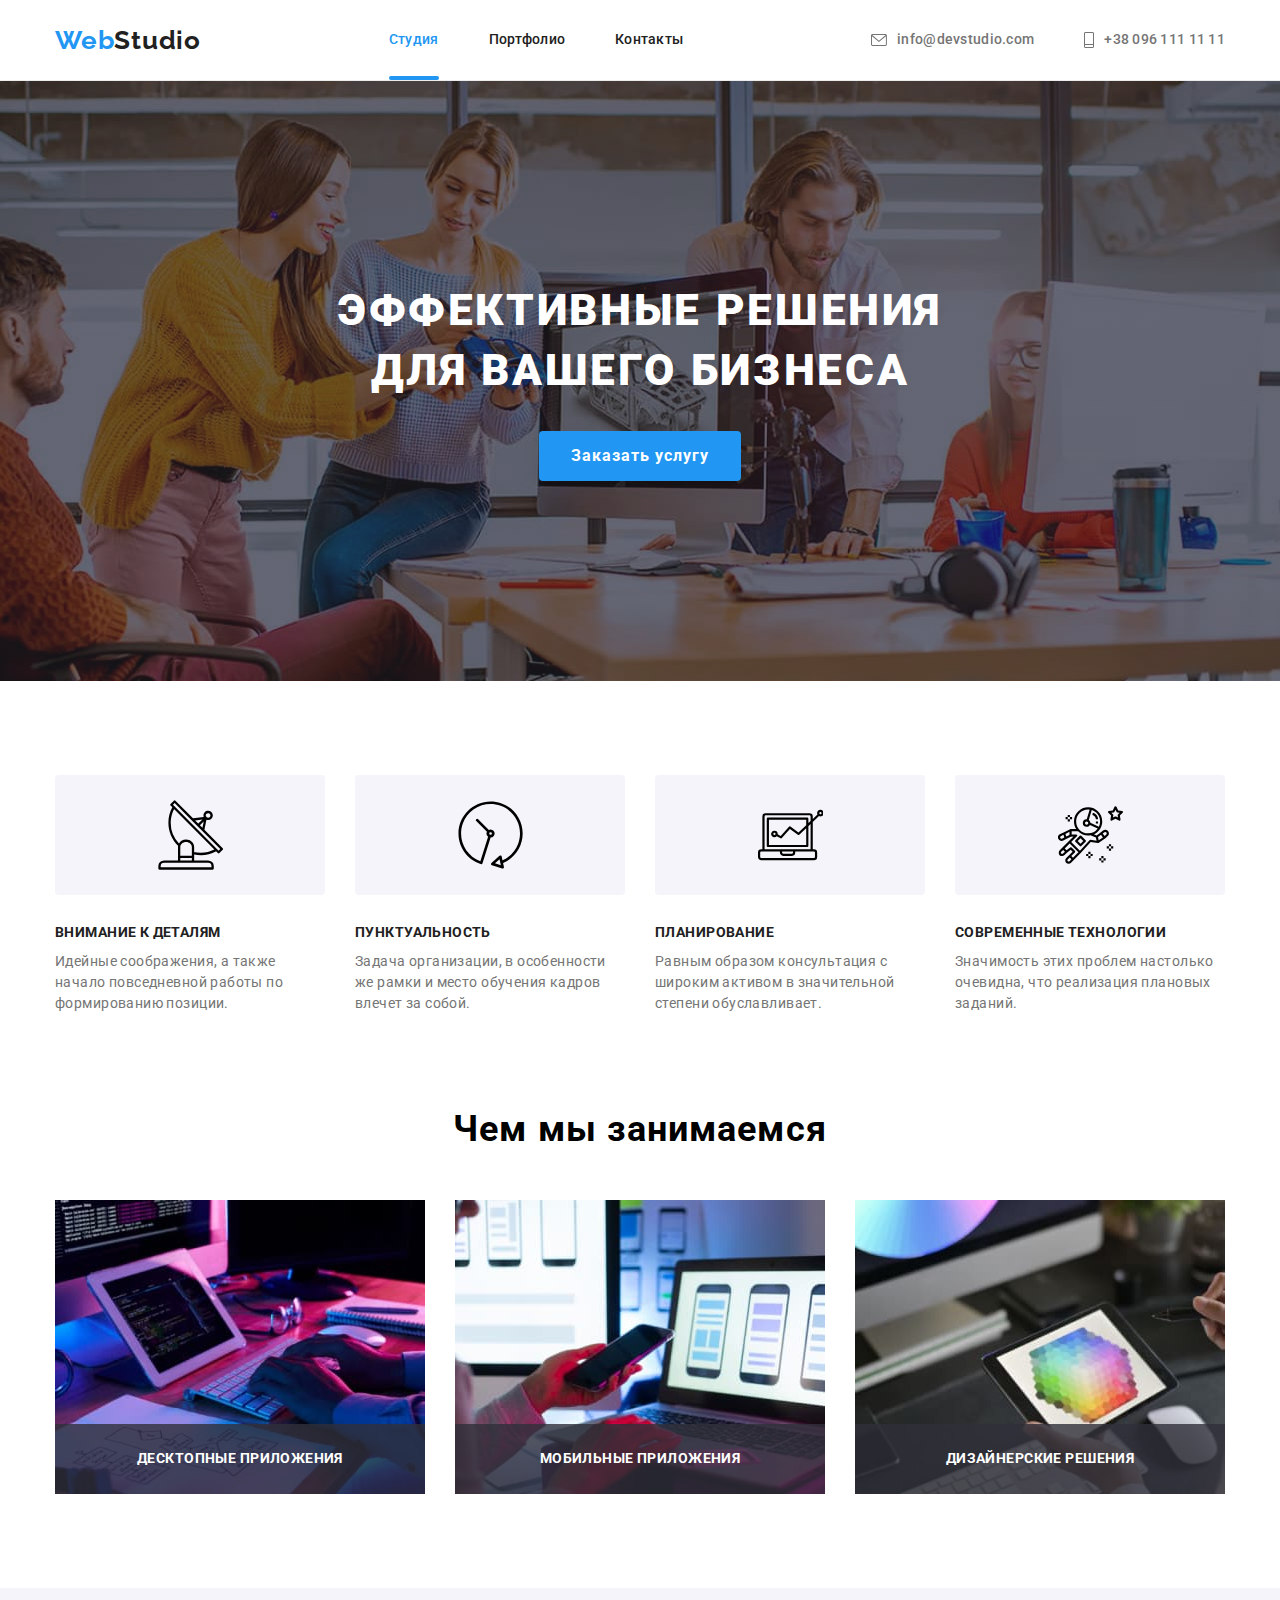
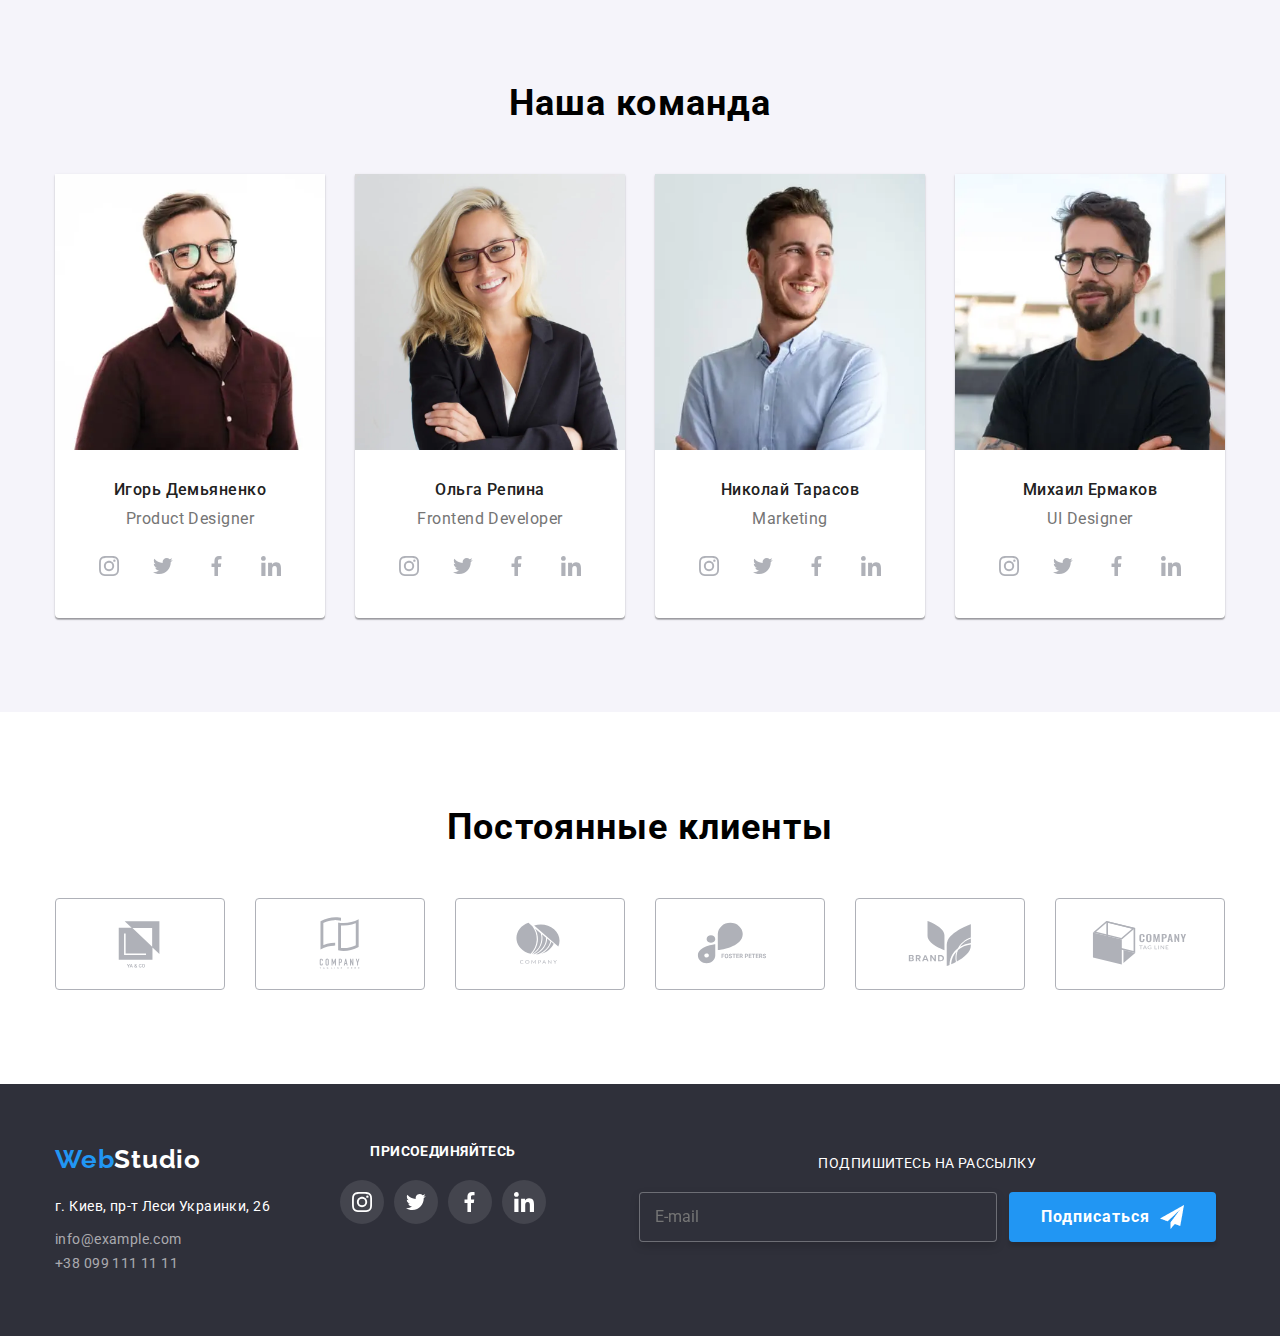
<file: index.html>
<!DOCTYPE html>
<html lang="ru">

<head>
    <meta charset="UTF-8">
    <meta http-equiv="X-UA-Compatible" content="IE=edge">
    <meta name="viewport" content="width=device-width, initial-scale=1.0">
    <title>Document</title>
    <!-- link font F -->
    <link rel="preconnect" href="https://fonts.googleapis.com">
    <link rel="preconnect" href="https://fonts.gstatic.com" crossorigin>
    <link href="https://fonts.googleapis.com/css2?family=Raleway:wght@700&family=Roboto:wght@400;500;700;900&display=swap" rel="stylesheet">
    <!-- modern normalize -->
    <link rel="stylesheet" href="https://cdnjs.cloudflare.com/ajax/libs/modern-normalize/1.1.0/modern-normalize.min.css">
    <!-- link style -->
    <link rel="stylesheet" href="./css/main.min.css">
</head>

<body>

    <header class="header">

        <div class="container container__header">

            <nav class="header__main-site-nav">

                <a href="./index.html" class="logo">
                    <span class="logo__title">Web</span>Studio
                </a>

                <button type="button" class="menu-button" aria-expanded="true" aria-controls="menu-conteiner" data-menu-button>
                    <svg class="menu-button__icon" width="24px" height="16px">
                        <use class="menu__icon--menu" href="./images/sprite.svg#icon-menu"></use>
                    </svg>
                  </button>

            </nav>

            <div class="menu-container container container--menu" data-menu>

                <button type="button" class="menu-button menu-button--close" data-menu-close>
                    <svg class="navigation__icon" width="40px" height="40px">
                        <use class="menu__icon--cross" href="./images/sprite.svg#icon-menuclose"></use>
                    </svg>  
                    </button>

                <div class="navigation">

                    <ul class="site-nav">
                        <li class="site-nav__item"><a href="./index.html" class="site-nav__link site-nav__link--current">Студия</a></li>

                        <li class="site-nav__item"><a href="./portfolio.html" class="site-nav__link">Портфолио</a></li>
                        <li class="site-nav__item"><a href="" class="site-nav__link">Контакты </a> </li>
                    </ul>
                </div>

                <div class="contact-nav">
                    <ul class="contact">
                        <li class="contact__item">
                            <a href="mailto:info@devstudio.com" class="contact__link">
                                <svg class="contact__icon" width="16px" height="12px">
                            <use  href="./images/sprite.svg#icon-vector-mail"></use>
                          </svg> info@devstudio.com
                            </a>
                        </li>
                        <li class="contact__item">
                            <a href="tel:++380961111111" class="contact__link">
                                <svg class="contact__icon" width="10px" height="16px">
                            <use  href="./images/sprite.svg#icon-vector-mobiel" ></use>
                          </svg> +38 096 111 11 11
                            </a>
                        </li>
                    </ul>

                    <ul class="menu-social-network">

                        <li class="menu-social-network__item"><a href="" class="menu-social-network__link">Instagram</a></li>
                        <li class="menu-social-network__item"><a href="" class="menu-social-network__link">Twitter</a></li>
                        <li class="menu-social-network__item"><a href="" class="menu-social-network__link">Facebook</a></li>
                        <li class="menu-social-network__item"><a href="" class="menu-social-network__link">LinkedIn</a></li>

                    </ul>

                </div>
            </div>

        </div>

    </header>

    <main>
        <section class="hero">
            <div class="container">
                <h1 class="hero__title">Эффективные решения<br /> для вашего бизнеса</h1>
                <button data-modal-open type="button" class="hero__button">Заказать услугу</button>
                <!-- modal window -->
                <div class="backdrop backdrop--is-hidden" data-modal>
                    <div class="modal">
                        <button class="modal__button-close" data-modal-close>
                            <svg class="" width="11px" height="11px">
                                <use href="./images/sprite.svg#icon-close" ></use>
                              </svg>
                        </button>
                        <form class="form">
                            <b class="form__title">Оставьте свои данные, мы вам перезвоним</b>

                            <label class="form__text" for="name">Имя</label>
                            <div class="form__fied">
                                <svg class="form__icon" width="12px" height="12px">
                                    <use href="./images/sprite.svg#icon-user">
                                    </use>
                                </svg>
                                <input class="form__input" type="text" name="name" id="name" placeholder="" />
                            </div>

                            <label class="form__text" for="tel">Телефон</label>
                            <div class="form__fied">
                                <svg class="form__icon" width="13px" height="13px">
                                    <use href="./images/sprite.svg#icon-contact">
                                    </use>
                                </svg>
                                <input class="form__input" type="tel" name="tel" id="tel" placeholder="" pattern="^[0-9]+$" />
                            </div>

                            <label class="form__text" for="email">Почта</label>
                            <div class="form__fied">
                                <svg class="form__icon" width="15px" height="13px">
                                    <use href="./images/sprite.svg#icon-formmail">
                                    </use>
                                </svg>
                                <input class="form__input" type="email" name="email" id="email" placeholder="" />
                            </div>

                            <label class="form__text" for="comment">Комментарий</label>
                            <textarea class="form__textarea" name="comment" id="comment" rows="10" placeholder="Введите текст"></textarea>

                            <label class="form__contract">
                            <input class="form__checkbox" type="checkbox" name="checkbox" value="css" />
                           <span class="form__checkbox--icon"></span>
                    <span>Соглашаюсь с рассылкой и принимаю <a class="form__link" href="">Условия договора</a></span>
                     </label>

                            <button type="submit" class="button primary form__button">Отправить</button>
                        </form>
                    </div>
                </div>
            </div>
        </section>

        <section class="section">
            <div class="container">
                <h2 class="visually-hidden">Важные правила</h2>
                <ul class="peculiarities">
                    <li class="peculiarities__item">
                        <div class="peculiarities__box">
                            <svg width="65px" height="70px">
                            <use  href="./images/sprite.svg#icon-peculiarities"></use>
                          </svg>
                        </div>
                        <h3 class="peculiarities__title">Внимание к деталям</h3>
                        <p class="peculiarities__text">Идейные соображения, а также начало повседневной работы по формированию позиции.</p>
                    </li>
                    <li class="peculiarities__item">
                        <div class="peculiarities__box">
                            <svg width="65px" height="70px">
                            <use  href="./images/sprite.svg#icon-peculiarities1"></use>
                          </svg>
                        </div>
                        <h3 class="peculiarities__title">Пунктуальность</h3>
                        <p class="peculiarities__text">Задача организации, в особенности же рамки и место обучения кадров влечет за собой.</p>
                    </li>
                    <li class="peculiarities__item">
                        <div class="peculiarities__box">
                            <svg width="65px" height="70px">
                            <use  href="./images/sprite.svg#icon-peculiarities2"></use>
                          </svg>
                        </div>
                        <h3 class="peculiarities__title">Планирование</h3>
                        <p class="peculiarities__text">Равным образом консультация с широким активом в значительной степени обуславливает.</p>
                    </li>
                    <li class="peculiarities__item">
                        <div class="peculiarities__box">
                            <svg width="65px" height="70px">
                            <use  href="./images/sprite.svg#icon-peculiarities3"></use>
                          </svg>
                        </div>
                        <h3 class="peculiarities__title">Современные технологии</h3>
                        <p class="peculiarities__text">Значимость этих проблем настолько очевидна, что реализация плановых заданий.</p>
                    </li>
                </ul>
            </div>
        </section>

        <section class="section section--no-padding">
            <div class="container">
                <h2 class="section__title">Чем мы занимаемся</h2>
                <ul class="photo-card">
                    <li class="photo-card__item"> <img srcset="./images/work.jpg 1x, ./images/work@2x.jpg 2x" src="./images/work.jpg" width="370" alt="пишет код">
                        <h3 class="photo-card__title">Десктопные приложения</h3>
                    </li>
                    <li class="photo-card__item"> <img srcset="./images/work1.jpg 1x, ./images/work1@2x.jpg 2x" src="./images/work1.jpg" width="370" alt="работа в телефоне">
                        <h3 class="photo-card__title">Мобильные приложения</h3>
                    </li>
                    <li class="photo-card__item"> <img srcset="./images/work2.jpg 1x, ./images/work2@2x.jpg 2x" src="./images/work2.jpg" width="370" alt="RGB планшет">
                        <h3 class="photo-card__title">Дизайнерские решения</h3>
                    </li>
                </ul>
            </div>
        </section>

        <section class="section section--teames">
            <div class="container">
                <h2 class="section__title">Наша команда</h2>
                <ul class="team">
                    <li class="team__item">
                        <picture>
                            <source srcset="./images/igor.webp 1x, ./images/igor@2x.webp 2x" type="image/webp">
                            <source srcset="./images/igor.jpg 1x, ./images/igor@2x.jpg 2x" type="image/jpg">

                            <img class="team__img" src="./images/igor.jpg" alt="Игорь Демьяненко">
                        </picture>
                        <div class="team__container">
                            <h3 class="team__title">Игорь Демьяненко</h3>
                            <p class="team__text">Product Designer</p>
                            <ul class="social-network">
                                <li class="social-network__item">
                                    <a href="" class="social-network__link">
                                        <svg class="social-network__icon" width="20px" height="20px">
                                            <use  href="./images/sprite.svg#icon-instagram"></use>
                                          </svg>
                                    </a>
                                </li>
                                <li class="social-network__item">
                                    <a href="" class="social-network__link">
                                        <svg class="social-network__icon" width="20px" height="20px">
                                                <use  href="./images/sprite.svg#icon-twitter"></use>
                                              </svg>
                                    </a>
                                </li>
                                <li class="social-network__item">
                                    <a href="" class="social-network__link">
                                        <svg class="social-network__icon" width="20px" height="20px">
                                                    <use  href="./images/sprite.svg#icon-facebook"></use>
                                                  </svg>
                                    </a>
                                </li>
                                <li class="social-network__item">
                                    <a href="" class="social-network__link">
                                        <svg class="social-network__icon" width="20px" height="20px">
                                             <use  href="./images/sprite.svg#icon-linkedin"></use>
                                        </svg>
                                    </a>
                                </li>
                            </ul>
                        </div>
                    </li>
                    <li class="team__item">
                        <picture>
                            <source srcset="./images/olga.webp 1x, ./images/olga@2x.webp 2x" type="image/webp">
                            <source srcset="./images/olga.jpg 1x, ./images/olga@2x.jpg 2x" type="image/jpg">


                            <img class="team__img" src="./images/olga.jpg" alt="Ольга Репина ">
                        </picture>
                        <div class="team__container">
                            <h3 class="team__title ">Ольга Репина</h3>
                            <p class="team__text ">Frontend Developer</p>
                            <ul class="social-network">
                                <li class="social-network__item">
                                    <a href="" class="social-network__link">
                                        <svg class="social-network__icon" width="20px" height="20px">
                                            <use  href="./images/sprite.svg#icon-instagram"></use>
                                        </svg>
                                    </a>
                                </li>
                                <li class="social-network__item">
                                    <a href="" class="social-network__link">
                                        <svg class="social-network__icon" width="20px" height="20px">
                                            <use  href="./images/sprite.svg#icon-twitter"></use>
                                        </svg>
                                    </a>
                                </li>
                                <li class="social-network__item">
                                    <a href="" class="social-network__link">
                                        <svg class="social-network__icon" width="20px" height="20px">
                                             <use  href="./images/sprite.svg#icon-facebook"></use>
                                         </svg>
                                    </a>
                                </li>
                                <li class="social-network__item">
                                    <a href="" class="social-network__link">
                                        <svg class="social-network__icon" width="20px" height="20px">
                                             <use  href="./images/sprite.svg#icon-linkedin"></use>
                                        </svg>
                                    </a>
                                </li>
                            </ul>
                        </div>
                    </li>
                    <li class="team__item">
                        <picture>
                            <source srcset="./images/nikolay.webp 1x, ./images/nikolay@2x.webp 2x" type="image/webp">
                            <source srcset="./images/nikolay.jpg 1x, ./images/nikolay@2x.jpg 2x" type="image/jpg">


                            <img class="team__img" src="./images/nikolay.jpg" alt="Николай Тарасов ">
                        </picture>
                        <div class="team__container">
                            <h3 class="team__title ">Николай Тарасов</h3>
                            <p class="team__text">Marketing</p>
                            <ul class="social-network">
                                <li class="social-network__item">
                                    <a href="" class="social-network__link">
                                        <svg class="social-network__icon" width="20px" height="20px">
                                            <use  href="./images/sprite.svg#icon-instagram"></use>
                                        </svg>
                                    </a>
                                </li>
                                <li class="social-network__item">
                                    <a href="" class="social-network__link">
                                        <svg class="social-network__icon" width="20px" height="20px">
                                            <use  href="./images/sprite.svg#icon-twitter"></use>
                                        </svg>
                                    </a>
                                </li>
                                <li class="social-network__item">
                                    <a href="" class="social-network__link">
                                        <svg class="social-network__icon" width="20px" height="20px">
                                             <use  href="./images/sprite.svg#icon-facebook"></use>
                                         </svg>
                                    </a>
                                </li>
                                <li class="social-network__item">
                                    <a href="" class="social-network__link">
                                        <svg class="social-network__icon" width="20px" height="20px">
                                          <use  href="./images/sprite.svg#icon-linkedin"></use>
                                        </svg>
                                    </a>
                                </li>
                            </ul>
                        </div>
                    </li>
                    <li class="team__item">
                        <picture>
                            <source srcset="./images/michael.webp 1x, ./images/michael@2x.webp 2x" type="image/webp">
                            <source srcset="./images/michael.jpg 1x, ./images/michael@2x.jpg 2x" type="image/jpg">


                            <img class="team__img" src="./images/michael.jpg" alt="Михаил Ермако ">
                        </picture>
                        <div class="team__container">
                            <h3 class="team__title ">Михаил Ермаков</h3>
                            <p class="team__text ">UI Designer</p>
                            <ul class="social-network">
                                <li class="social-network__item">
                                    <a href="" class="social-network__link">
                                        <svg class="social-network__icon" width="20px" height="20px">
                                            <use  href="./images/sprite.svg#icon-instagram"></use>
                                        </svg>
                                    </a>
                                </li>
                                <li class="social-network__item">
                                    <a href="" class="social-network__link">
                                        <svg class="social-network__icon" width="20px" height="20px">
                                            <use  href="./images/sprite.svg#icon-twitter"></use>
                                        </svg>
                                    </a>
                                </li>
                                <li class="social-network__item">
                                    <a href="" class="social-network__link">
                                        <svg class="social-network__icon" width="20px" height="20px">
                                                <use  href="./images/sprite.svg#icon-facebook"></use>
                                         </svg>
                                    </a>
                                </li>
                                <li class="social-network__item">
                                    <a href="" class="social-network__link">
                                        <svg class="social-network__icon" width="20px" height="20px">
                                                <use  href="./images/sprite.svg#icon-linkedin"></use>
                                         </svg>
                                    </a>
                                </li>
                            </ul>
                        </div>
                    </li>
                </ul>
            </div>
        </section>

        <section class="section">
            <div class="container">
                <h2 class="section__title">Постоянные клиенты</h2>
                <ul class="clients">
                    <li class="clients__item">
                        <a href="" class="clients__link">
                            <svg width="106px" height="60px">
                                <use  href="./images/sprite.svg#icon-yaco"></use>
                         </svg>
                        </a>
                    </li>
                    <li class="clients__item">
                        <a href="" class="clients__link">
                            <svg width="106px" height="60px">
                            <use href="./images/sprite.svg#icon-tagline"></use>
                            </svg></a>
                    </li>
                    <li class="clients__item">
                        <a href="" class="clients__link">
                            <svg width="106px" height="60px">
                            <use href="./images/sprite.svg#icon-company"></use>
                            </svg>
                        </a>
                    </li>
                    <li class="clients__item">
                        <a href="" class="clients__link">
                            <svg width="106px" height="60px">
                                <use href="./images/sprite.svg#icon-foster"></use>
                                </svg>
                        </a>
                    </li>
                    <li class="clients__item">
                        <a href="" class="clients__link">
                            <svg width="106px" height="60px">
                                <use href="./images/sprite.svg#icon-brend"></use>
                                </svg>
                        </a>
                    </li>
                    <li class="clients__item">
                        <a href="" class="clients__link">
                            <svg width="106px" height="60px">
                                <use href="./images/sprite.svg#icon-tagline1"></use>
                                </svg>
                        </a>
                    </li>
                </ul>
            </div>
        </section>
    </main>

    <footer class="footer">
        <div class="container container--footer">
            <div class="container--footer-tablet">

                <div class="footer__information">
                    <a href="./index.html " class="logo">
                        <span class="logo__title">Web</span><span class="logo__title--white">Studio</span>
                    </a>
                    <address>   
                        <ul class="contact-footer">
                            <li class="contact-footer__item--address">г. Киев, пр-т Леси Украинки, 26</li>
                            <li class="footer-contact__item"> <a href="mailto:info@example.com " class="contact-footer__link">info@example.com</a></li>
                            <li class="contact-footer__item"> <a href="tel:++380991111111 " class="contact-footer__link">+38 099 111 11 11</a></li>
                        </ul>
                </address>
                </div>

                <div class="join">
                    <h2 class="join__title">присоединяйтесь</h2>
                    <ul class="social-network">
                        <li class="social-network__item ">
                            <a href="" class="social-network__link--join-icon">
                                <svg class="social-network__icon" width="20px" height="20px">
                                <use  href="./images/sprite.svg#icon-instagram"></use>
                            </svg>
                            </a>
                        </li>
                        <li class="social-network__item">
                            <a href=" " class="social-network__link--join-icon">
                                <svg class="social-network__icon " width="20px " height="20px ">
                                    <use  href="./images/sprite.svg#icon-twitter"></use>
                            </svg>
                            </a>
                        </li>
                        <li class="social-network__item">
                            <a href=" " class="social-network__link--join-icon">
                                <svg class="social-network__icon " width="20px " height="20px">
                                        <use  href="./images/sprite.svg#icon-facebook"></use>
                            </svg>
                            </a>
                        </li>
                        <li class="social-network__item ">
                            <a href=" " class="social-network__link--join-icon">
                                <svg class="social-network__icon " width="20px " height="20px">
                                 <use  href="./images/sprite.svg#icon-linkedin"></use>
                            </svg>
                            </a>
                        </li>
                    </ul>
                </div>

            </div>


            <form name="follow" class="form__footer">
                <label for="footer-email" class="join__title">Подпишитесь на рассылку</label>
                <div class="follow">
                    <input class="follow__input" type="email" name="email" id="footer-email" placeholder="E-mail" />
                    <button type="submit" class="button primary follow-button">Подписаться</button>
                </div>
            </form>

        </div>

    </footer>
    <script src="./js/modal.js"></script>
    <script src="./js/menu.js"></script>

</body>

</html>
</file>
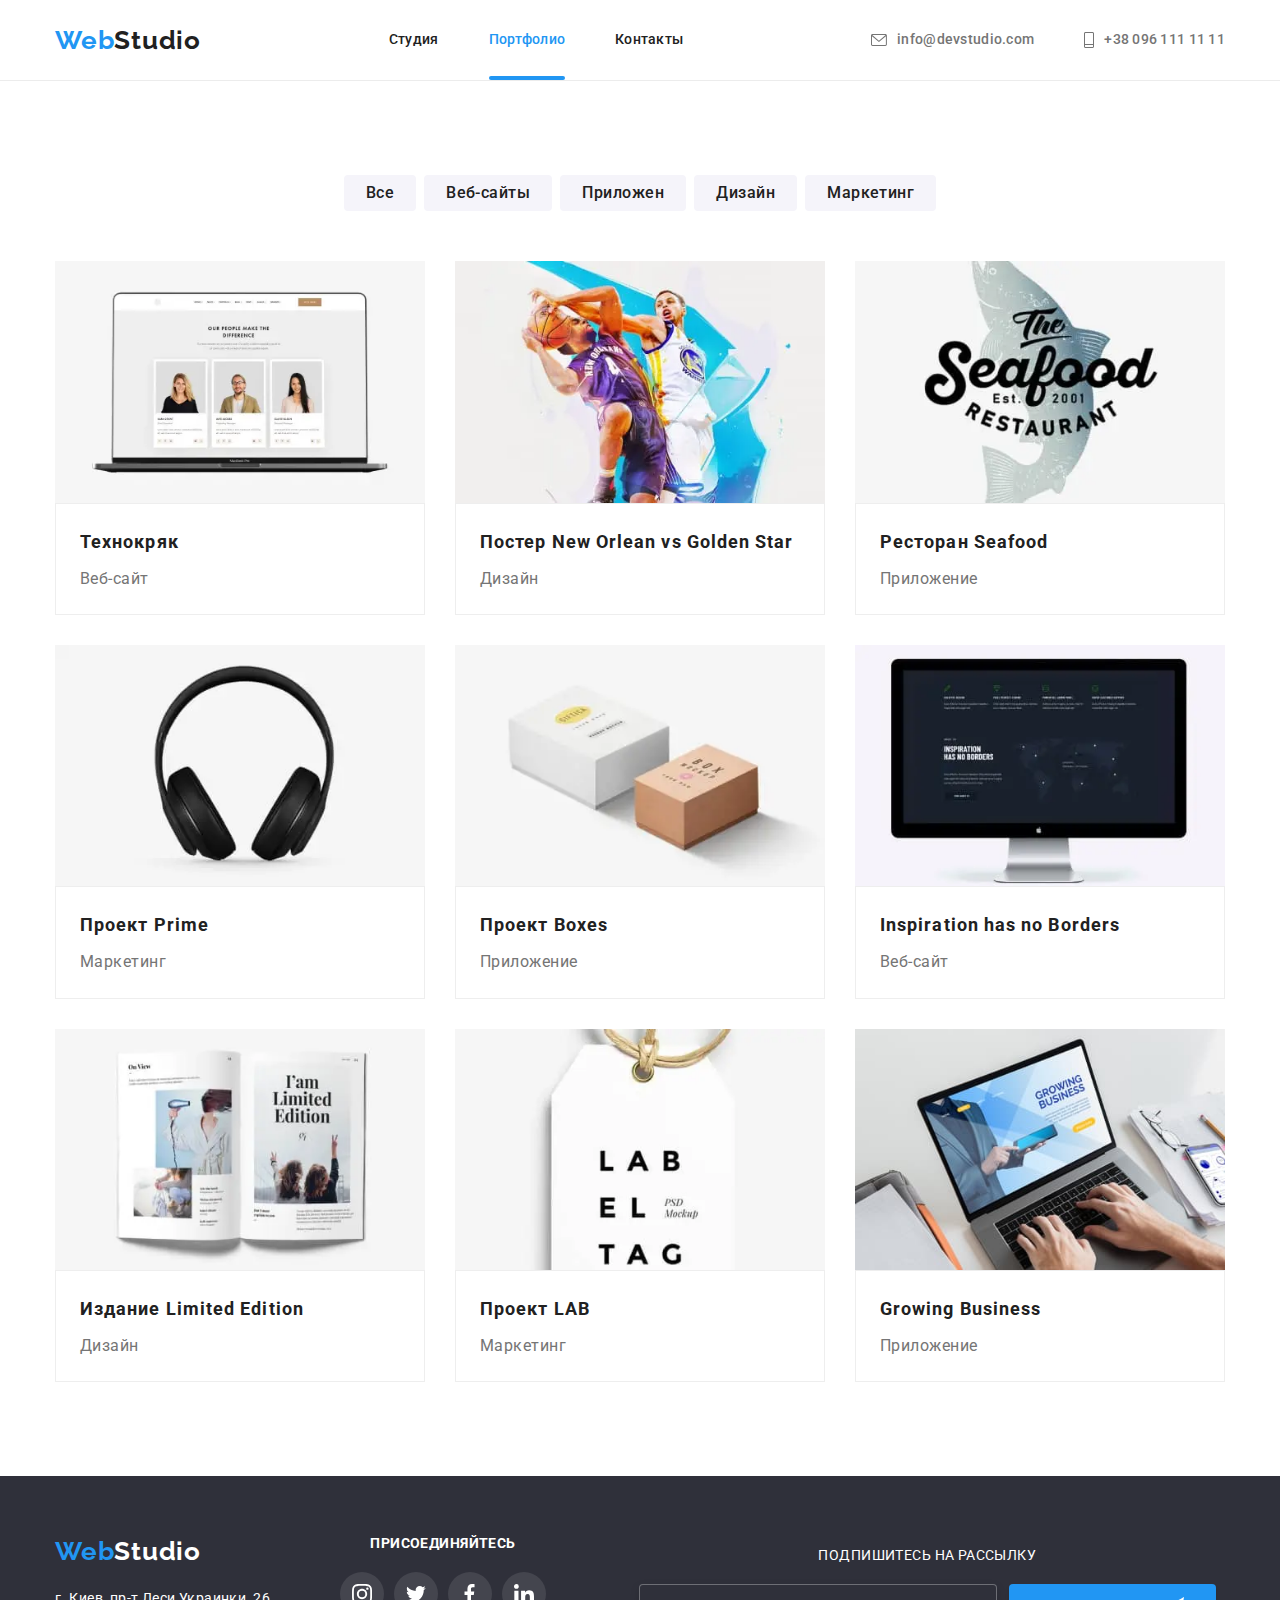
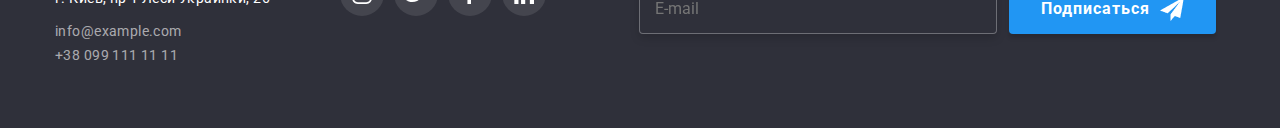
<file: portfolio.html>
<!DOCTYPE html>
<html lang="en">

<head>
    <meta charset="UTF-8">
    <meta http-equiv="X-UA-Compatible" content="IE=edge">
    <meta name="viewport" content="width=device-width, initial-scale=1.0">
    <title>Portfolio</title>
    <!-- link font F -->
    <link rel="preconnect" href="https://fonts.googleapis.com">
    <link rel="preconnect" href="https://fonts.gstatic.com" crossorigin>
    <link href="https://fonts.googleapis.com/css2?family=Raleway:wght@700&family=Roboto:wght@400;500;700;900&display=swap" rel="stylesheet">
    <!-- modern normalize -->
    <link rel="stylesheet" href="https://cdnjs.cloudflare.com/ajax/libs/modern-normalize/1.1.0/modern-normalize.min.css">
    <!-- link css -->
    <link rel="stylesheet" href="./css/main.min.css">


</head>

<body>

    <header class="header">

        <div class="container container__header">

            <nav class="header__main-site-nav">

                <a href="./index.html" class="logo">
                    <span class="logo__title">Web</span>Studio
                </a>

                <button type="button" class="menu-button" aria-expanded="true" aria-controls="menu-conteiner" data-menu-button>
                    <svg class="menu-button__icon" width="24px" height="16px">
                        <use class="menu__icon--menu" href="./images/sprite.svg#icon-menu"></use>
                    </svg>
                  </button>

            </nav>

            <div class="menu-container container container--menu" data-menu>

                <button type="button" class="menu-button menu-button--close" data-menu-close>
                    <svg class="navigation__icon" width="40px" height="40px">
                        <use class="menu__icon--cross" href="./images/sprite.svg#icon-menuclose"></use>
                    </svg>  
                    </button>

                <div class="navigation">
                    <ul class="site-nav">
                        <li class="site-nav__item"><a href="./index.html" class="site-nav__link">Студия</a></li>

                        <li class="site-nav__item"><a href="./portfolio.html" class="site-nav__link  site-nav__link--current">Портфолио</a></li>
                        <li class="site-nav__item"><a href="" class="site-nav__link">Контакты </a> </li>
                    </ul>
                </div>

                <div class="contact-nav">
                    <ul class="contact">
                        <li class="contact__item">
                            <a href="mailto:info@devstudio.com" class="contact__link">
                                <svg class="contact__icon" width="16px" height="12px">
                            <use  href="./images/sprite.svg#icon-vector-mail"></use>
                          </svg> info@devstudio.com
                            </a>
                        </li>
                        <li class="contact__item">
                            <a href="tel:++380961111111" class="contact__link">
                                <svg class="contact__icon" width="10px" height="16px">
                            <use  href="./images/sprite.svg#icon-vector-mobiel" ></use>
                          </svg> +38 096 111 11 11
                            </a>
                        </li>
                    </ul>

                    <ul class="menu-social-network">

                        <li class="menu-social-network__item"><a href="" class="menu-social-network__link">Instagram</a></li>
                        <li class="menu-social-network__item"><a href="" class="menu-social-network__link">Twitter</a></li>
                        <li class="menu-social-network__item"><a href="" class="menu-social-network__link">Facebook</a></li>
                        <li class="menu-social-network__item"><a href="" class="menu-social-network__link">LinkedIn</a></li>

                    </ul>

                </div>
            </div>

        </div>

    </header>

    <main>
        <section class="section">
            <div class="container">
                <h1 class="visually-hidden">Портфолио</h1>
                <ul class="portfolio-menu">

                    <li class="portfolio-menu__item"><button type="button" class="portfolio-menu__button">Все</button></li>

                    <li class="portfolio-menu__item"><button type="button" class="portfolio-menu__button">Веб-сайты</button></li>

                    <li class="portfolio-menu__item"><button type="button" class="portfolio-menu__button">Приложен</button></li>

                    <li class="portfolio-menu__item"><button type="button" class="portfolio-menu__button">Дизайн</button></li>

                    <li class="portfolio-menu__item"><button type="button" class="portfolio-menu__button">Маркетинг</button></li>

                </ul>

                <ul class="gallery">
                    <li class="gallery__item">
                        <a href="" class="gallery__link">

                            <picture class="gallery__thumb">
                                <source srcset="./images/portfolio.webp 1x, ./images/portfolio@2x.webp 2x" type="image/webp">
                                <source srcset="./images/portfolio.jpg 1x, ./images/portfolio@2x.jpg 2x" type="image/jpg">

                                <img class="gallery__img" src="./images/portfolio.jpg" width="370" alt="Веб-сайт">

                                <div class="gallery-overlay">
                                    <div class="gallery-overlay__action">
                                        <p class="gallery-overlay__text">Технокряк это современная площадка распространения коронавируса. Компании используют эту платформу для цифрового шпионажа и атак на защищённые сервера конкурентов.</p>
                                    </div>
                                </div>
                            </picture>

                            <div class="gallery-container">
                                <h2 class="gallery-container__title">Технокряк</h2>
                                <p class="gallery-container__categories">Веб-сайт</p>
                            </div>

                        </a>
                    </li>
                    <li class="gallery__item">
                        <a href="" class="gallery__link">

                            <picture class="gallery__thumb">
                                <source srcset="./images/portfolio1.webp 1x, ./images/portfolio1@2x.webp 2x" type="image/webp">
                                <source srcset="./images/portfolio1.jpg 1x, ./images/portfolio1@2x.jpg 2x" type="image/jpg">

                                <img class="gallery__img" src="./images/portfolio1.jpg" width="370" alt="Постер New Orlean vs Golden Star">
                                <div class="gallery-overlay">
                                    <div class="gallery-overlay__action">
                                        <p class="gallery-overlay__text">Технокряк это современная площадка распространения коронавируса. Компании используют эту платформу для цифрового шпионажа и атак на защищённые сервера конкурентов.</p>
                                    </div>
                                </div>
                            </picture>

                            <div class="gallery-container">
                                <h2 class="gallery-container__title">Постер New Orlean vs Golden Star</h2>
                                <p class="gallery-container__categories">Дизайн</p>
                            </div>

                        </a>
                    </li>
                    <li class="gallery__item">
                        <a href="" class="gallery__link">


                            <picture class="gallery__thumb">
                                <source srcset="./images/portfolio2.webp 1x, ./images/portfolio2@2x.webp 2x" type="image/webp">
                                <source srcset="./images/portfolio2.jpg 1x, ./images/portfolio2@2x.jpg 2x" type="image/jpg">

                                <img class="gallery__img" src="./images/portfolio2.jpg" width="370" alt="Ресторан Seafood">
                                <div class="gallery-overlay">
                                    <div class="gallery-overlay__action">
                                        <p class="gallery-overlay__text">Технокряк это или не очень современная площадка распространения коронавируса. Компании используют эту платформу для цифрового шпионажа и атак на защищённые сервера конкурентов.</p>
                                    </div>
                                </div>
                            </picture>

                            <div class="gallery-container">
                                <h2 class="gallery-container__title">Ресторан Seafood</h2>
                                <p class="gallery-container__categories">Приложение</p>
                            </div>

                        </a>
                    </li>
                    <li class="gallery__item">
                        <a href="" class="gallery__link">


                            <picture class="gallery__thumb">
                                <source srcset="./images/portfolio3.webp 1x, ./images/portfolio3@2x.webp 2x" type="image/webp">
                                <source srcset="./images/portfolio3.jpg 1x, ./images/portfolio3@2x.jpg 2x" type="image/jpg">

                                <img class="gallery__img" src="./images/portfolio3.jpg" width="370" alt="Проект Prime">
                                <div class="gallery-overlay">
                                    <div class="gallery-overlay__action">
                                        <p class="gallery-overlay__text">Технокряк это современная площадка распространения коронавируса. Компании используют эту платформу для цифрового шпионажа и атак на защищённые сервера конкурентов.</p>
                                    </div>
                                </div>
                            </picture>

                            <div class="gallery-container">
                                <h2 class="gallery-container__title">Проект Prime</h2>
                                <p class="gallery-container__categories">Маркетинг</p>
                            </div>

                        </a>
                    </li>
                    <li class="gallery__item">
                        <a href="" class="gallery__link">


                            <picture class="gallery__thumb">
                                <source srcset="./images/portfolio4.webp 1x, ./images/portfolio4@2x.webp 2x" type="image/webp">
                                <source srcset="./images/portfolio4.jpg 1x, ./images/portfolio4@2x.jpg 2x" type="image/jpg">

                                <img class="gallery__img" src="./images/portfolio4.jpg" width="370" alt="Проект Boxes">
                                <div class="gallery-overlay">
                                    <div class="gallery-overlay__action">
                                        <p class="gallery-overlay__text">Технокряк это современная площадка распространения коронавируса. Компании используют эту платформу для цифрового шпионажа и атак на защищённые сервера конкурентов.</p>
                                    </div>
                                </div>
                            </picture>

                            <div class="gallery-container">
                                <h2 class="gallery-container__title">Проект Boxes</h2>
                                <p class="gallery-container__categories">Приложение</p>
                            </div>

                        </a>
                    </li>
                    <li class="gallery__item">
                        <a href="" class="gallery__link">


                            <picture class="gallery__thumb">
                                <source srcset="./images/portfolio5.webp 1x, ./images/portfolio5@2x.webp 2x" type="image/webp">
                                <source srcset="./images/portfolio5.jpg 1x, ./images/portfolio5@2x.jpg 2x" type="image/jpg">

                                <img class="gallery__img" src="./images/portfolio5.jpg" width="370" alt="Inspiration has no Borders">
                                <div class="gallery-overlay">
                                    <div class="gallery-overlay__action">
                                        <p class="gallery-overlay__text">Технокряк это современная площадка распространения коронавируса. Компании используют эту платформу для цифрового шпионажа и атак на защищённые сервера конкурентов.</p>
                                    </div>
                                </div>
                            </picture>

                            <div class="gallery-container">
                                <h2 class="gallery-container__title">Inspiration has no Borders</h2>
                                <p class="gallery-container__categories">Веб-сайт</p>
                            </div>

                        </a>
                    </li>
                    <li class="gallery__item">
                        <a href="" class="gallery__link">


                            <picture class="gallery__thumb">
                                <source srcset="./images/portfolio6.webp 1x, ./images/portfolio6@2x.webp 2x" type="image/webp">
                                <source srcset="./images/portfolio6.jpg 1x, ./images/portfolio6@2x.jpg 2x" type="image/jpg">

                                <img class="gallery__img" srcset="./images/portfolio6.jpg 1x, ./images/portfolio7@2x.jpg 2x" src="./images/portfolio6.jpg" width="370" alt="Издание Limited Edition">
                                <div class="gallery-overlay">
                                    <div class="gallery-overlay__action">
                                        <p class="gallery-overlay__text">Технокряк это современная площадка распространения коронавируса. Компании используют эту платформу для цифрового шпионажа и атак на защищённые сервера конкурентов.</p>
                                    </div>
                                </div>
                            </picture>

                            <div class="gallery-container">
                                <h2 class="gallery-container__title">Издание Limited Edition</h2>
                                <p class="gallery-container__categories">Дизайн</p>
                            </div>

                        </a>
                    </li>
                    <li class="gallery__item">
                        <a href="" class="gallery__link">

                            <picture class="gallery__thumb">
                                <source srcset="./images/portfolio7.webp 1x, ./images/portfolio7@2x.webp 2x" type="image/webp">
                                <source srcset="./images/portfolio7.jpg 1x, ./images/portfolio7@2x.jpg 2x" type="image/jpg">

                                <img class="gallery__img" src="./images/portfolio7.jpg" width="370" alt="Проект LAB">
                                <div class="gallery-overlay">
                                    <div class="gallery-overlay__action">
                                        <p class="gallery-overlay__text">Технокряк это современная площадка распространения коронавируса. Компании используют эту платформу для цифрового шпионажа и атак на защищённые сервера конкурентов.</p>
                                    </div>
                                </div>
                            </picture>

                            <div class="gallery-container">
                                <h2 class="gallery-container__title">Проект LAB</h2>
                                <p class="gallery-container__categories">Маркетинг</p>
                            </div>

                        </a>
                    </li>
                    <li class="gallery__item">
                        <a href="" class="gallery__link">
                            <div class="gallery__thumb">
                                <img class="gallery__img" srcset="./images/portfolio8.jpg 1x, ./images/portfolio8@2x.jpg 2x" src="./images/portfolio8.jpg" width="370" alt="Growing Business">
                                <div class="gallery-overlay">
                                    <div class="gallery-overlay__action">
                                        <p class="gallery-overlay__text">Технокряк это современная площадка распространения коронавируса. Компании используют эту платформу для цифрового шпионажа и атак на защищённые сервера конкурентов.</p>
                                    </div>
                                </div>
                            </div>

                            <div class="gallery-container">
                                <h2 class="gallery-container__title">Growing Business</h2>
                                <p class="gallery-container__categories">Приложение</p>
                            </div>
                        </a>

                    </li>
                </ul>
            </div>

        </section>
    </main>

    <footer class="footer">
        <div class="container container--footer">
            <div class="container--footer-tablet">

                <div class="footer__information">
                    <a href="./index.html " class="logo">
                        <span class="logo__title">Web</span><span class="logo__title--white">Studio</span>
                    </a>
                    <address>   
                        <ul class="contact-footer">
                            <li class="contact-footer__item--address">г. Киев, пр-т Леси Украинки, 26</li>
                            <li class="footer-contact__item"> <a href="mailto:info@example.com " class="contact-footer__link">info@example.com</a></li>
                            <li class="contact-footer__item"> <a href="tel:++380991111111 " class="contact-footer__link">+38 099 111 11 11</a></li>
                        </ul>
                </address>
                </div>

                <div class="join">
                    <h2 class="join__title">присоединяйтесь</h2>
                    <ul class="social-network">
                        <li class="social-network__item ">
                            <a href="" class="social-network__link--join-icon">
                                <svg class="social-network__icon" width="20px" height="20px">
                                <use  href="./images/sprite.svg#icon-instagram"></use>
                            </svg>
                            </a>
                        </li>
                        <li class="social-network__item">
                            <a href=" " class="social-network__link--join-icon">
                                <svg class="social-network__icon " width="20px " height="20px ">
                                    <use  href="./images/sprite.svg#icon-twitter"></use>
                            </svg>
                            </a>
                        </li>
                        <li class="social-network__item">
                            <a href=" " class="social-network__link--join-icon">
                                <svg class="social-network__icon " width="20px " height="20px">
                                        <use  href="./images/sprite.svg#icon-facebook"></use>
                            </svg>
                            </a>
                        </li>
                        <li class="social-network__item ">
                            <a href=" " class="social-network__link--join-icon">
                                <svg class="social-network__icon " width="20px " height="20px">
                                 <use  href="./images/sprite.svg#icon-linkedin"></use>
                            </svg>
                            </a>
                        </li>
                    </ul>
                </div>

            </div>


            <form name="follow" class="form__footer">
                <label for="footer-email" class="join__title">Подпишитесь на рассылку</label>
                <div class="follow">
                    <input class="follow__input" type="email" name="email" id="footer-email" placeholder="E-mail" />
                    <button type="submit" class="button primary follow-button">Подписаться</button>
                </div>
            </form>

        </div>

    </footer>

    <script src="./js/menu.js"></script>
</body>

</html>
</file>
<file: css/main.min.css>
body{font-family:'Roboto', sans-serif;background-color:var(--bg-color);color:var(--primary-text-color)}h1,h2,h3,h4,p{margin:0}img{display:block;max-width:100%;height:auto}ul{margin:0;list-style:none;padding:0}.visually-hidden{position:absolute;white-space:nowrap;width:1px;height:1px;overflow:hidden;border:0;padding:0;clip:rect(0 0 0 0);clip-path:inset(50%);margin:-1px}body.modal-open{overflow:hidden}.container{padding-right:15px;padding-left:15px;margin-left:auto;margin-right:auto}@media screen and (min-width: 480px){.container{width:480px}}@media screen and (min-width: 768px){.container{width:768px}}@media screen and (min-width: 1200px){.container{width:1200px}}@media screen and (min-width: 768px){.container__header{display:flex}}@media screen and (min-width: 1200px){.container--footer{display:flex;align-items:baseline}}.container--menu{padding:48px 30px}@media screen and (min-width: 768px){.container--menu{padding:0}}@media screen and (min-width: 768px){.container--footer-tablet{display:flex}}.section{padding-top:94px;padding-bottom:94px}.section--teames{background-color:#F5F4FA}@media screen and (max-width: 1199px){.section{padding:60px 0}}.section--no-padding{padding-top:0}@media screen and (max-width: 1199px){.section--no-padding{display:none}}.section__title{font-weight:700;font-size:36px;line-height:1.17;text-align:center;letter-spacing:0.03em;color:var(--primary-text-color);margin-bottom:50px}@media screen and (max-width: 1199px){.section__title{margin-bottom:30px;font-size:28px;line-height:1.17}}.header{position:relative;border-bottom:1px solid #ECECEC}.header__main-site-nav{display:flex;align-items:center}.logo{color:#212121;font-family:'Raleway', sans-serif;font-weight:700;font-size:26px;line-height:1.19;letter-spacing:0.03em;text-decoration:none}.logo__title{color:#2196F3}.logo__title--white{color:#fff}.menu-button{display:inline-flex;border:none;background-color:transparent;margin-left:auto}@media screen and (max-width: 767px){.menu-button{padding:22px 0}}@media screen and (min-width: 768px){.menu-button{display:none}}.menu-button__icon:hover,.menu-button__icon:focus{fill:#2196F3}@media screen and (max-width: 767px){.menu-container{display:none;position:absolute;top:0;left:0;background-color:#fff;width:100%;height:100vh;z-index:2;overflow-x:scroll;overflow-y:scroll}.menu-container.is-open{display:flex;flex-direction:column;justify-content:space-between}}@media screen and (min-width: 768px){.menu-container{display:flex}}.menu-button--close{display:inline-block;position:absolute;top:20px;right:25px}.menu-button--close:hover,.menu-button--close:focus{fill:#2196F3}@media screen and (min-width: 768px){.menu-button--close{display:none}}.navigation__icon{padding:10px}@media screen and (min-width: 768px){.navigation{margin-left:auto}}@media screen and (min-width: 768px){.site-nav{display:flex}}@media screen and (max-width: 767px){.site-nav__item:not(:last-child){margin-bottom:32px}}@media screen and (min-width: 768px){.site-nav__item:not(:first-child){margin-left:50px}}.site-nav__link{position:relative;display:block;padding-top:32px;padding-bottom:32px;color:#212121;font-weight:500;font-size:14px;line-height:1.14;letter-spacing:0.02em;text-decoration:none;transition:color 250ms cubic-bezier(0.4, 0, 0.2, 1)}@media screen and (max-width: 767px){.site-nav__link{display:inline-block;font-weight:500;font-size:40px;line-height:1.18;letter-spacing:0.02em;padding:0}}.site-nav .site-nav__link:hover,.site-nav .site-nav__link:focus{color:#2196F3;fill:currentColor}.site-nav__link--current{color:#2196F3}.site-nav__link--current::after{display:block;width:100%;height:4px;position:absolute;content:'';bottom:0;left:0;background-color:#2196F3;border-radius:2px}@media screen and (max-width: 767px){.site-nav__link--current::after{display:none}}@media screen and (min-width: 768px) and (max-width: 1199px){.contact-nav{margin-left:auto;display:flex;align-items:center}}@media screen and (min-width: 1200px){.contact-nav{display:flex;justify-content:center;align-items:center;margin-left:auto}}@media screen and (max-width: 767px){.contact{margin-bottom:64px}}@media screen and (min-width: 1200px){.contact{display:flex}}.contact__icon{margin-right:10px;fill:currentColor}@media screen and (max-width: 767px){.contact__icon{display:none}}@media screen and (max-width: 767px){.contact__item:not(:last-child){margin-bottom:32px}}@media screen and (min-width: 768px) and (max-width: 1199px){.contact__item:not(:last-child){margin-bottom:10px}}@media screen and (min-width: 1200px){.contact__item:not(:first-child){margin-left:50px}}.contact__link{display:block;align-items:center;color:#757575;font-weight:500;font-size:14px;line-height:1.14;letter-spacing:0.02em;text-decoration:none;transition:color 250ms cubic-bezier(0.4, 0, 0.2, 1)}@media screen and (max-width: 767px){.contact__link{font-size:24px;line-height:1.17;padding:0}}@media screen and (min-width: 1200px){.contact__link{display:flex}}.contact .contact__link:hover,.contact .contact__link:focus{color:#2196F3;fill:currentColor}.menu-social-network{display:flex}@media screen and (min-width: 768px){.menu-social-network{display:none}}.menu-social-network__item:not(:first-child){margin-left:10px}.menu-social-network__link{font-weight:500;font-size:18px;line-height:1.22;letter-spacing:0.02em;text-decoration:none;color:#2196F3}.menu-social-network__item:not(:last-child)::after{content:'';border:1px solid rgba(33,33,33,0.2);margin-left:10px}.hero{margin-left:auto;margin-right:auto;text-align:center;padding:118px 0;background-color:#2F303A;background-repeat:no-repeat;background-position:center;background-size:cover;background-image:linear-gradient(to right, rgba(47,48,58,0.4), rgba(47,48,58,0.4)),url("../images/hero-mobile.jpg")}@media screen and (min-width: 767px) and (max-width: 1199px){.hero{background-image:linear-gradient(to right, rgba(47,48,58,0.4), rgba(47,48,58,0.4)),url("../images/hero-tablet.jpg")}}@media screen and (min-width: 1200px){.hero{background-image:linear-gradient(to right, rgba(47,48,58,0.4), rgba(47,48,58,0.4)),url("../images/hero.jpg");padding:200px 0}}@media (min-device-pixel-ratio: 2), (-webkit-min-device-pixel-ratio: 2), (min-resolution: 192dpi), (min-resolution: 2dppx){.hero{background-image:linear-gradient(to right, rgba(47,48,58,0.4), rgba(47,48,58,0.4)),url("../images/hero-mobile@2x.jpg");background-image:linear-gradient(to right, rgba(47,48,58,0.4), rgba(47,48,58,0.4)),url("../images/hero-tablet@2x.jpg");background-image:linear-gradient(to right, rgba(47,48,58,0.4), rgba(47,48,58,0.4)),url("../images/hero@2x.jpg")}}.hero__title{margin-bottom:30px;color:#fff;font-weight:900;letter-spacing:0.06em;text-transform:uppercase}@media screen and (max-width: 767px){.hero__title{font-size:26px;line-height:1.61}}@media screen and (max-width: 1199px){.hero__title{font-size:26px;line-height:1.61}}@media screen and (min-width: 1200px){.hero__title{font-size:44px;line-height:1.36}}.modal__button-close,.portfolio-menu__button{cursor:pointer;border:transparent}.hero__button,.form__button,.follow-button{cursor:pointer;border:transparent;padding:10px 32px;color:#fff;font-weight:700;font-family:inherit;font-size:16px;line-height:1.88;letter-spacing:0.06em;background:#2196F3;box-shadow:0px 4px 4px rgba(0,0,0,0.15);border-radius:4px;transition:box-shadow 250ms cubic-bezier(0.4, 0, 0.2, 1)}.hero__button:hover,.hero__button:focus{box-shadow:0px 4px 4px 0px 4px 4px rgba(0,0,0,0.15)}input:invalid{border-color:red;box-shadow:none}.backdrop{position:fixed;top:0;left:0;width:100%;height:100%;background:rgba(0,0,0,0.2);transition:opacity 250ms cubic-bezier(0.4, 0, 0.2, 1);z-index:2}.backdrop--is-hidden{visibility:hidden;opacity:0;transition:opacity 250ms cubic-bezier(0.4, 0, 0.2, 1);pointer-events:none}.backdrop--is-hidden .modal{transform:scale(0.9)}.modal{max-width:528px;position:absolute;top:50%;left:50%;visibility:visible;opacity:1;border-radius:4px;background:#fff;box-shadow:0px 1px 3px rgba(0,0,0,0.12),0px 1px 1px rgba(0,0,0,0.14),0px 2px 1px rgba(0,0,0,0.2);transform:translate(-50%, -50%) scale(1);transition:opacity 250ms cubic-bezier(0.4, 0, 0.2, 1),visibility 250ms cubic-bezier(0.4, 0, 0.2, 1),transform 250ms cubic-bezier(0.4, 0, 0.2, 1)}@media screen and (min-width: 480px) and (max-width: 1199px){.modal{width:450px}}@media screen and (max-width: 480px){.modal{width:320px}}.modal__button-close{padding:5px 10px;position:absolute;top:8px;right:8px;cursor:pointer;background:#fff;border:1px solid rgba(0,0,0,0.1);border-radius:50%;transition:fill 250ms cubic-bezier(0.4, 0, 0.2, 1)}.modal__button-close:hover,.modal__button-close:focus{fill:#2196F3}.form{padding:40px}.form__title{margin-bottom:30px;font-weight:700;font-size:20px;line-height:1.15;letter-spacing:0.03em}.form__text{display:flex;margin-top:10px;margin-bottom:5px;font-size:12px;line-height:1.17;letter-spacing:0.01em;color:#757575}.form__text:first-child{margin-top:0}.form__fied{position:relative;transition:fill 250ms cubic-bezier(0.4, 0, 0.2, 1),border 250ms cubic-bezier(0.4, 0, 0.2, 1)}.form__fied:focus-within .form__icon{fill:#2196F3}.form__fied:focus-within .form__input{border:1px solid #2196F3}.form__input{display:block;padding-left:42px;width:100%;height:40px;border:1px solid rgba(33,33,33,0.2);border-radius:4px}.form__icon{position:absolute;top:50%;left:15px;transform:translateY(-50%)}.form__textarea{display:block;resize:none;width:100%;min-height:120px;padding-left:15px;padding-top:12px;border:1px solid rgba(33,33,33,0.2);border-radius:4px}.form__contract{display:flex;align-items:center;justify-content:center;margin-top:20px;margin-bottom:30px;font-size:14px;line-height:1.71;letter-spacing:0.03em}@media screen and (min-width: 480px) and (max-width: 1199px){.form__contract{font-size:12px;line-height:1.16}}@media screen and (max-width: 480px){.form__contract{font-size:12px;line-height:1.16}}.form__checkbox{position:absolute;width:1px;height:1px;overflow:hidden;border:0;padding:0;clip:rect(0 0 0 0);clip-path:inset(50%);margin:-1px}.form__checkbox:checked+.form__checkbox--icon{border-color:#2196F3;background-color:#2196F3;background-image:url(../images/iconcheck.svg);background-size:contain;background-origin:border-box}.form__checkbox--icon{display:inline-block;width:16px;height:15px;margin-right:7px;border:2px solid black;border-radius:4px}@media screen and (max-width: 480px){.form__checkbox--icon{width:23px}}.form__link{color:#2196F3}.form__button{width:200px}.form__button:hover,.form__button:focus{box-shadow:0px 4px 4px 0px 4px 4px rgba(0,0,0,0.15)}@media screen and (min-width: 768px) and (max-width: 1199px){.peculiarities{display:flex;flex-wrap:wrap;justify-content:center;margin:-15px}}@media screen and (min-width: 1200px){.peculiarities{display:flex;justify-content:center;margin:-15px}}@media screen and (max-width: 767px){.peculiarities__item{width:100%}.peculiarities__item:not(:last-child){margin-bottom:30px}}@media screen and (min-width: 768px){.peculiarities__item{width:354px;width:calc(100% - 2 * 30px)/2;margin:15px}}.peculiarities__box{display:flex;justify-content:center;align-items:center;margin-bottom:30px;height:120px;background-color:#F5F4FA;border-radius:4px}.peculiarities__title{margin-bottom:10px;color:#212121;font-weight:700;font-size:14px;line-height:1.14;letter-spacing:0.03em;text-transform:uppercase}@media screen and (max-width: 767px){.peculiarities__title{display:flex;justify-content:center}}.peculiarities__text{color:#757575;font-size:14px;line-height:1.5;letter-spacing:0.03em}.photo-card{display:flex}.photo-card__item{position:relative}.photo-card__item:not(:first-child){margin-left:30px}.photo-card__title{position:absolute;left:0;bottom:0;display:flex;justify-content:center;align-items:center;width:100%;height:70px;margin:0;background-color:rgba(47,48,58,0.8);color:#fff;font-weight:700;font-size:14px;line-height:1.14;letter-spacing:0.03em;text-transform:uppercase}@media screen and (min-width: 768px) and (max-width: 1199px){.team{display:flex;flex-wrap:wrap;margin:-15px}}@media screen and (min-width: 1200px){.team{display:flex;margin:-15px}}.team__item{box-shadow:0px 1px 3px rgba(0,0,0,0.12),0px 1px 1px rgba(0,0,0,0.14),0px 2px 1px rgba(0,0,0,0.2);border-radius:0px 0px 4px 4px;background-color:#fff}@media screen and (max-width: 767px){.team__item:not(:last-child){margin-bottom:30px}}@media screen and (min-width: 768px){.team__item{width:calc((100% - 2 * 30px) / 2);margin:15px}}@media screen and (max-width: 767px){.team__img{margin:0 auto;width:100%}}.team__container{padding-top:30px;padding-bottom:30px;text-align:center}.team__title{margin-bottom:10px;color:#212121;font-weight:500;font-size:16px;line-height:1.19;letter-spacing:0.03em}.team__text{margin-bottom:16px;color:#757575;font-size:16px;line-height:1.19;letter-spacing:0.03em}.social-network,.social-network__link{display:flex;align-items:center;justify-content:center}.social-network__item:not(:first-child){margin-left:10px}.social-network__link{width:44px;height:44px;border-radius:50%;fill:#AFB1B8;transition:fill 250ms cubic-bezier(0.4, 0, 0.2, 1),background-color 250ms cubic-bezier(0.4, 0, 0.2, 1)}.social-network__link:hover,.social-network__link:focus{background-color:#2196F3;fill:#fff}@media screen and (max-width: 1199px){.clients{display:flex;justify-content:center;flex-wrap:wrap;margin:-15px}}@media screen and (min-width: 1200px){.clients{display:flex;justify-content:center;align-items:center}}.clients__item{height:92px}@media screen and (max-width: 767px){.clients__item{width:calc(100% - 2 * 30px)/2;margin:15px;width:210px}}@media screen and (min-width: 768px) and (max-width: 1199px){.clients__item{width:calc(100% - 3 * 30px)/3;margin:15px;width:226px}}@media screen and (min-width: 1200px){.clients__item{width:170px}.clients__item:not(:first-child){margin-left:30px}}.clients__link{display:flex;justify-content:center;align-items:center;width:100%;height:100%;fill:#AFB1B8;border:1px solid #AFB1B8;border-radius:4px;transition:fill 250ms cubic-bezier(0.4, 0, 0.2, 1),border 250ms cubic-bezier(0.4, 0, 0.2, 1)}.clients__link:hover,.clients__link:focus{border:1px solid #2196F3;fill:#2196F3}.footer{background:#2F303A;padding-bottom:60px;padding-top:60px}@media screen and (max-width: 1199px){.container--footer-tablet{justify-content:space-around;margin-bottom:60px}}@media screen and (max-width: 767px){.footer__information{text-align:center;margin-bottom:60px}}@media screen and (min-width: 768px) and (max-width: 1199px){.footer__information{text-align:center}}@media screen and (min-width: 1200px){.footer__information{flex-grow:1}}.contact-footer{margin-top:20px}.contact-footer__item--address{white-space:nowrap;font-style:normal;font-size:14px;line-height:1.71;letter-spacing:0.03em;color:#fff}.footer-contact__item{margin-top:9px}.contact-footer__link{color:rgba(255,255,255,0.6);font-style:normal;font-weight:400px;font-size:14px;line-height:1.71;letter-spacing:0.03em;text-decoration:none}@media screen and (min-width: 1200px){.follow{display:flex;justify-content:center;align-items:center}}@media screen and (max-width: 1199px){.form__footer{text-align:center}}@media screen and (min-width: 1200px){.form__footer{margin-left:93px}}.follow__input{min-height:50px;padding-left:15px;border:1px solid rgba(255,255,255,0.3);filter:drop-shadow(0px 4px 4px rgba(0,0,0,0.15));border-radius:4px;background:#2F303A;color:#fff}@media screen and (max-width: 767px){.follow__input{width:100%;margin-bottom:20px}}@media screen and (min-width: 768px) and (max-width: 1199px){.follow__input{width:450px;margin-bottom:20px}}@media screen and (min-width: 1200px){.follow__input{width:358px}}.follow-button{display:flex;align-items:center;justify-content:center;margin-left:12px}.follow-button::after{content:'';display:inline-block;margin-left:10px;min-width:24px;min-height:24px;background-image:url(../images/icon-telegram.png);background-repeat:no-repeat}@media screen and (max-width: 1199px){.follow-button{margin:0 auto}}.follow-button:hover,.follow-button:focus{box-shadow:0px 4px 4px 0px 4px 4px rgba(0,0,0,0.15)}@media screen and (max-width: 767px){.join{text-align:center}}@media screen and (min-width: 1200px){.join{margin-left:70px}}.join__title{display:block;text-align:center;margin-bottom:20px;font-size:14px;line-height:1.14;letter-spacing:0.03em;text-transform:uppercase;color:#fff}.social-network__link--join-icon{display:flex;align-items:center;justify-content:center;width:44px;height:44px;border-radius:50%;fill:#fff;background-color:rgba(255,255,255,0.1);transition:background-color 250ms cubic-bezier(0.4, 0, 0.2, 1)}.social-network__link--join-icon:hover,.social-network__link--join-icon:focus{background-color:#2196F3}.portfolio-menu{display:flex;flex-wrap:wrap}@media screen and (min-width: 768px){.portfolio-menu{justify-content:center}}@media screen and (max-width: 767px){.portfolio-menu__item{margin-right:8px;margin-bottom:8px}.portfolio-menu__item:nth-child(2n+3){margin-right:0px}.portfolio-menu__item:nth-last-child(-n+2){margin-bottom:0px}}@media screen and (min-width: 768px){.portfolio-menu__item{margin-right:8px}.portfolio-menu__item:last-child{margin-right:0px}}.portfolio-menu__button{display:flex;justify-content:center;padding:6px 22px;background-color:#F5F4FA;border-radius:4px;border:0;font-weight:500;font-size:16px;line-height:1.5;letter-spacing:0.03em;color:#212121;transition:background-color 250ms cubic-bezier(0.4, 0, 0.2, 1),color 250ms cubic-bezier(0.4, 0, 0.2, 1),box-shadow 250ms cubic-bezier(0.4, 0, 0.2, 1)}.portfolio-menu__button:hover,.portfolio-menu__button:focus{background-color:#2196F3;color:#fff;box-shadow:0px 4px 4px rgba(0,0,0,0.15)}@media screen and (max-width: 767px){.gallery{margin-top:40px}}@media screen and (min-width: 767px) and (max-width: 1199px){.gallery{display:flex;flex-wrap:wrap;margin-top:30px}}@media screen and (min-width: 1200px){.gallery{display:flex;flex-wrap:wrap;margin-top:50px}}@media screen and (max-width: 767px){.gallery__item:not(:last-child){margin-bottom:30px}}@media screen and (min-width: 768px) and (max-width: 1199px){.gallery__item{width:calc((100% - 30px) / 2);margin-bottom:30px;margin-right:30px}.gallery__item:nth-child(2n+2){margin-right:0}.gallery__item:nth-last-child(-n+2){margin-bottom:0px}}@media screen and (min-width: 1200px){.gallery__item{width:calc((100% - 60px) / 3);margin-bottom:30px;margin-right:30px}.gallery__item:nth-child(3n+3){margin-right:0}.gallery__item:nth-last-child(-n+3){margin-bottom:0px}}.gallery__link{display:block;text-decoration:none;transition:box-shadow 250ms cubic-bezier(0.4, 0, 0.2, 1)}@media screen and (max-width: 767px){.gallery__img{width:100%}}.gallery__thumb{display:block;position:relative;overflow:hidden}.gallery-overlay{position:absolute;left:0;top:0;width:100%;height:100%;transform:translateY(100%);background-color:rgba(33,150,243,0.9);opacity:0;transition:opacity 250ms cubic-bezier(0.4, 0, 0.2, 1),transform 250ms cubic-bezier(0.4, 0, 0.2, 1)}.gallery__link:hover .gallery-overlay,.gallery__link:focus .gallery-overlay{transform:translateY(0);opacity:1}.gallery-overlay__action{position:absolute;left:50%;top:50%;transform:translate(-50%, -50%);min-width:322px;opacity:0;transition:opacity 250ms cubic-bezier(0.4, 0, 0.2, 1),transform 250ms cubic-bezier(0.4, 0, 0.2, 1)}.gallery__link:hover .gallery-overlay__action,.gallery__link:focus .gallery-overlay__action{opacity:1}.gallery-overlay__text{font-size:18px;line-height:1.56;letter-spacing:0.03em;color:#fff}.gallery-container{padding:20px 24px;border:1px solid #eee}.gallery__link:hover .gallery-container,.gallery__link:focus .gallery-container{box-shadow:0px 1px 1px rgba(0,0,0,0.12),0px 4px 4px rgba(0,0,0,0.06),1px 4px 6px rgba(0,0,0,0.16)}.gallery-container__title{color:#212121;font-weight:700;font-size:18px;line-height:2;letter-spacing:0.06em}@media screen and (min-width: 768px){.gallery-container__title{white-space:nowrap}}.gallery-container__categories{margin-top:4px;color:#757575;font-size:16px;line-height:1.88;letter-spacing:0.03em}
/*# sourceMappingURL=main.min.css.map */
</file>
